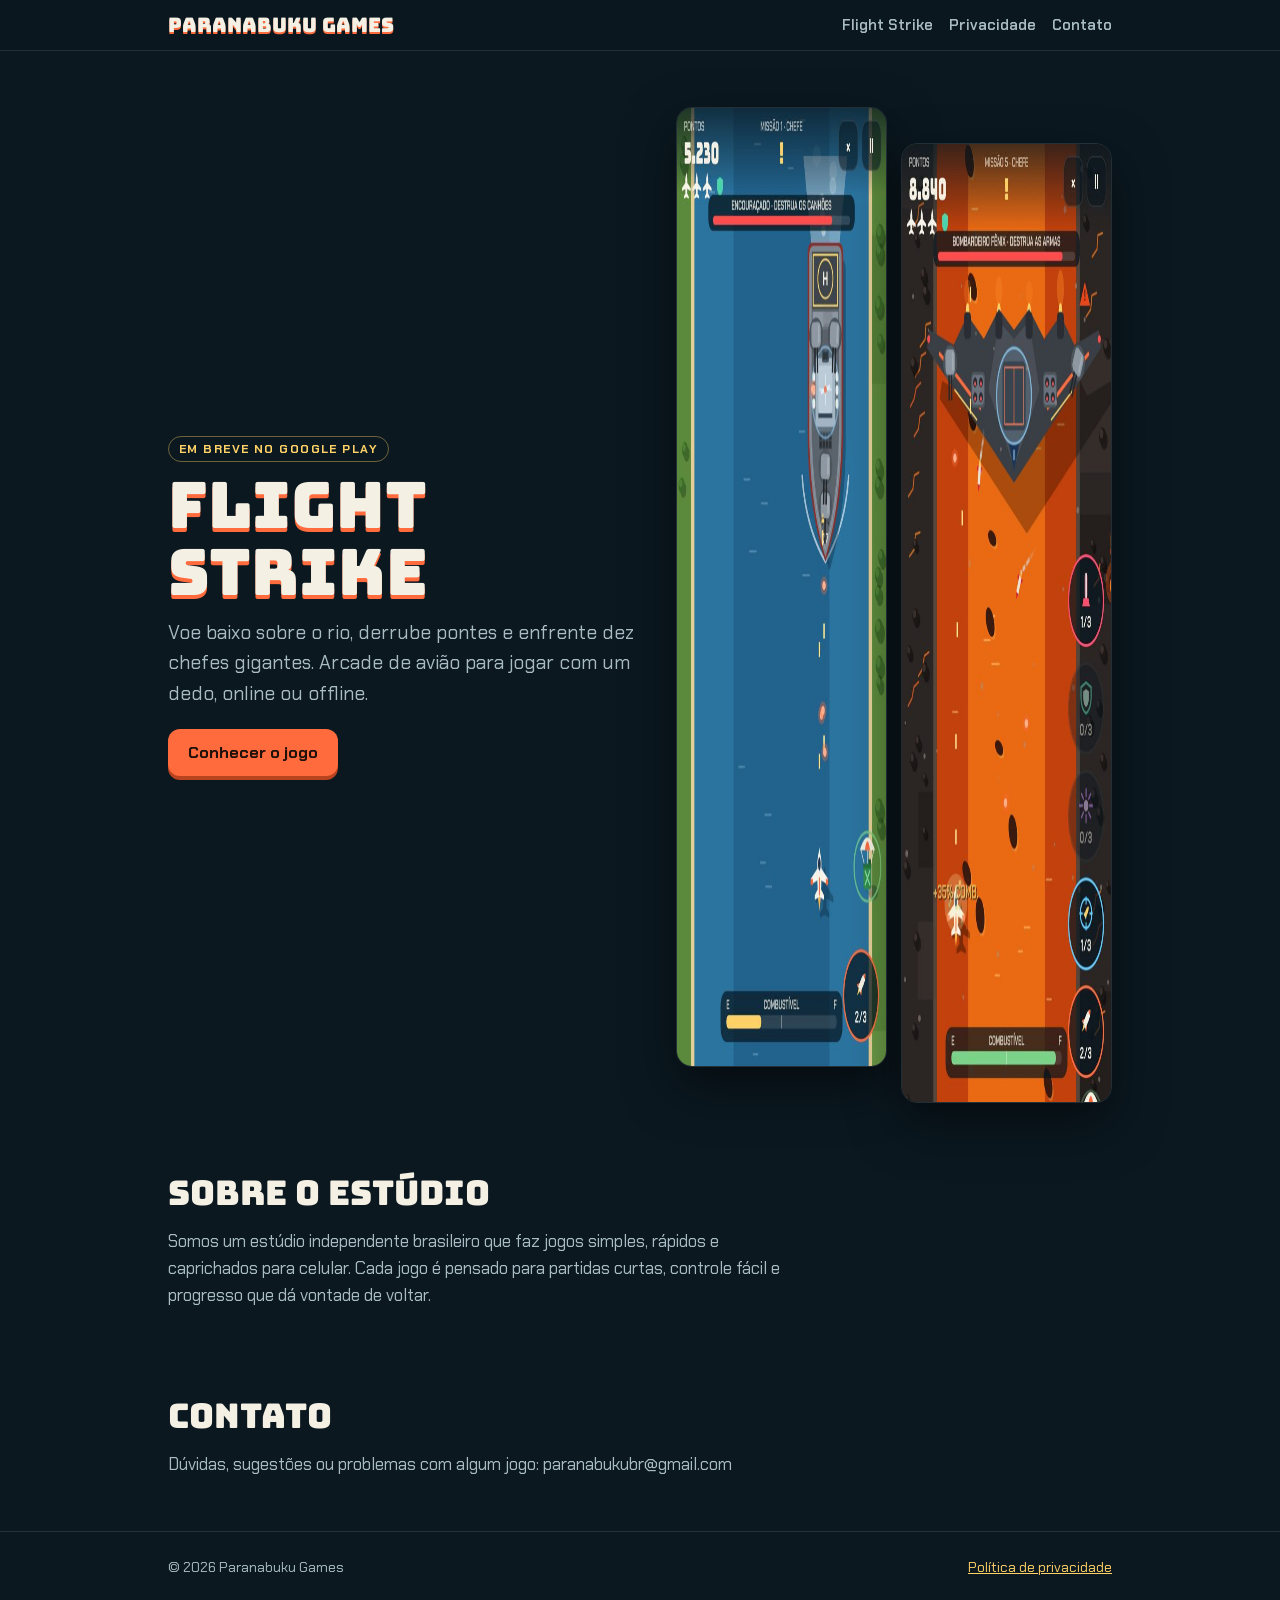
<file: index.html>
<!doctype html>
<html lang="pt-BR">
<head>
<meta charset="utf-8">
<meta name="viewport" content="width=device-width, initial-scale=1, viewport-fit=cover">
<title>Paranabuku Games</title>
<meta name="description" content="Paranabuku Games — jogos arcade para celular. Conheça Flight Strike.">
<link rel="icon" href="img/favicon.png">
<link rel="preconnect" href="https://fonts.googleapis.com"><link rel="preconnect" href="https://fonts.gstatic.com" crossorigin>
<link rel="stylesheet" href="https://fonts.googleapis.com/css2?family=Bungee&family=Chakra+Petch:wght@400;600;700&display=swap">
<link rel="stylesheet" href="style.css">
</head>
<body>
<header><div class="wrap">
  <a class="brand" href="./">Paranabuku Games</a>
  <nav><a href="flight-strike/">Flight Strike</a><a href="privacidade/">Privacidade</a><a href="#contato">Contato</a></nav>
</div></header>

<main class="wrap">
  <div class="hero">
    <div>
      <span class="soon">Em breve no Google Play</span>
      <h1>Flight Strike</h1>
      <p>Voe baixo sobre o rio, derrube pontes e enfrente dez chefes gigantes. Arcade de avião para jogar com um dedo, online ou offline.</p>
      <div class="row"><a class="btn" href="flight-strike/">Conhecer o jogo</a></div>
    </div>
    <div class="duo">
      <img src="img/02_chefe_encouracado.jpg" alt="Flight Strike: avião enfrentando o chefe Encouraçado no rio" width="540" height="960">
      <img src="img/04_chefe_bombardeiro.jpg" alt="Flight Strike: chefe Bombardeiro Fênix sobre um rio de lava" width="540" height="960">
    </div>
  </div>

  <section>
    <h2>Sobre o estúdio</h2>
    <p class="note" style="max-width:62ch;font-size:17px">Somos um estúdio independente brasileiro que faz jogos simples, rápidos e caprichados para celular. Cada jogo é pensado para partidas curtas, controle fácil e progresso que dá vontade de voltar.</p>
  </section>

  <section id="contato">
    <h2>Contato</h2>
    <p class="note" style="font-size:17px">Dúvidas, sugestões ou problemas com algum jogo: <span id="mail">paranabukubr@gmail.com</span></p>
  </section>
</main>

<footer><div class="wrap"><span>© 2026 Paranabuku Games</span><a href="privacidade/">Política de privacidade</a></div></footer>
</body>
</html>
</file>
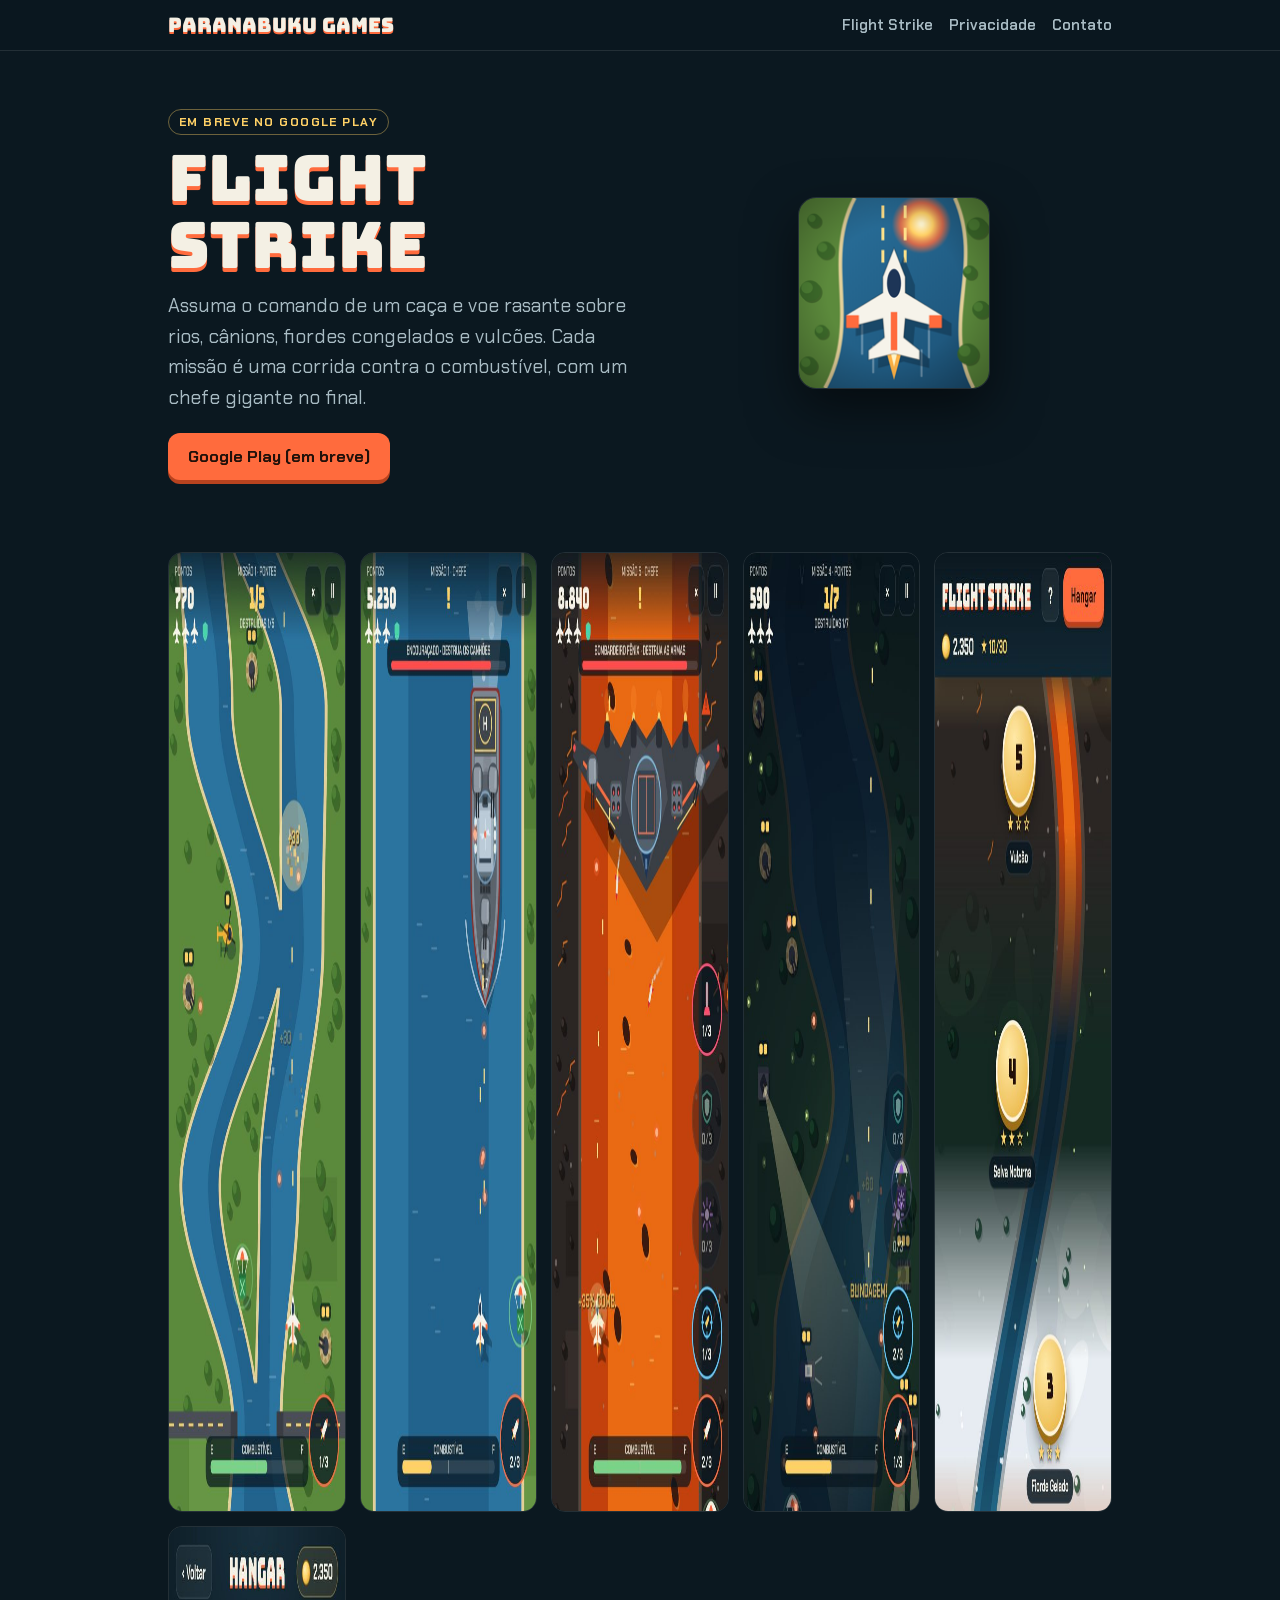
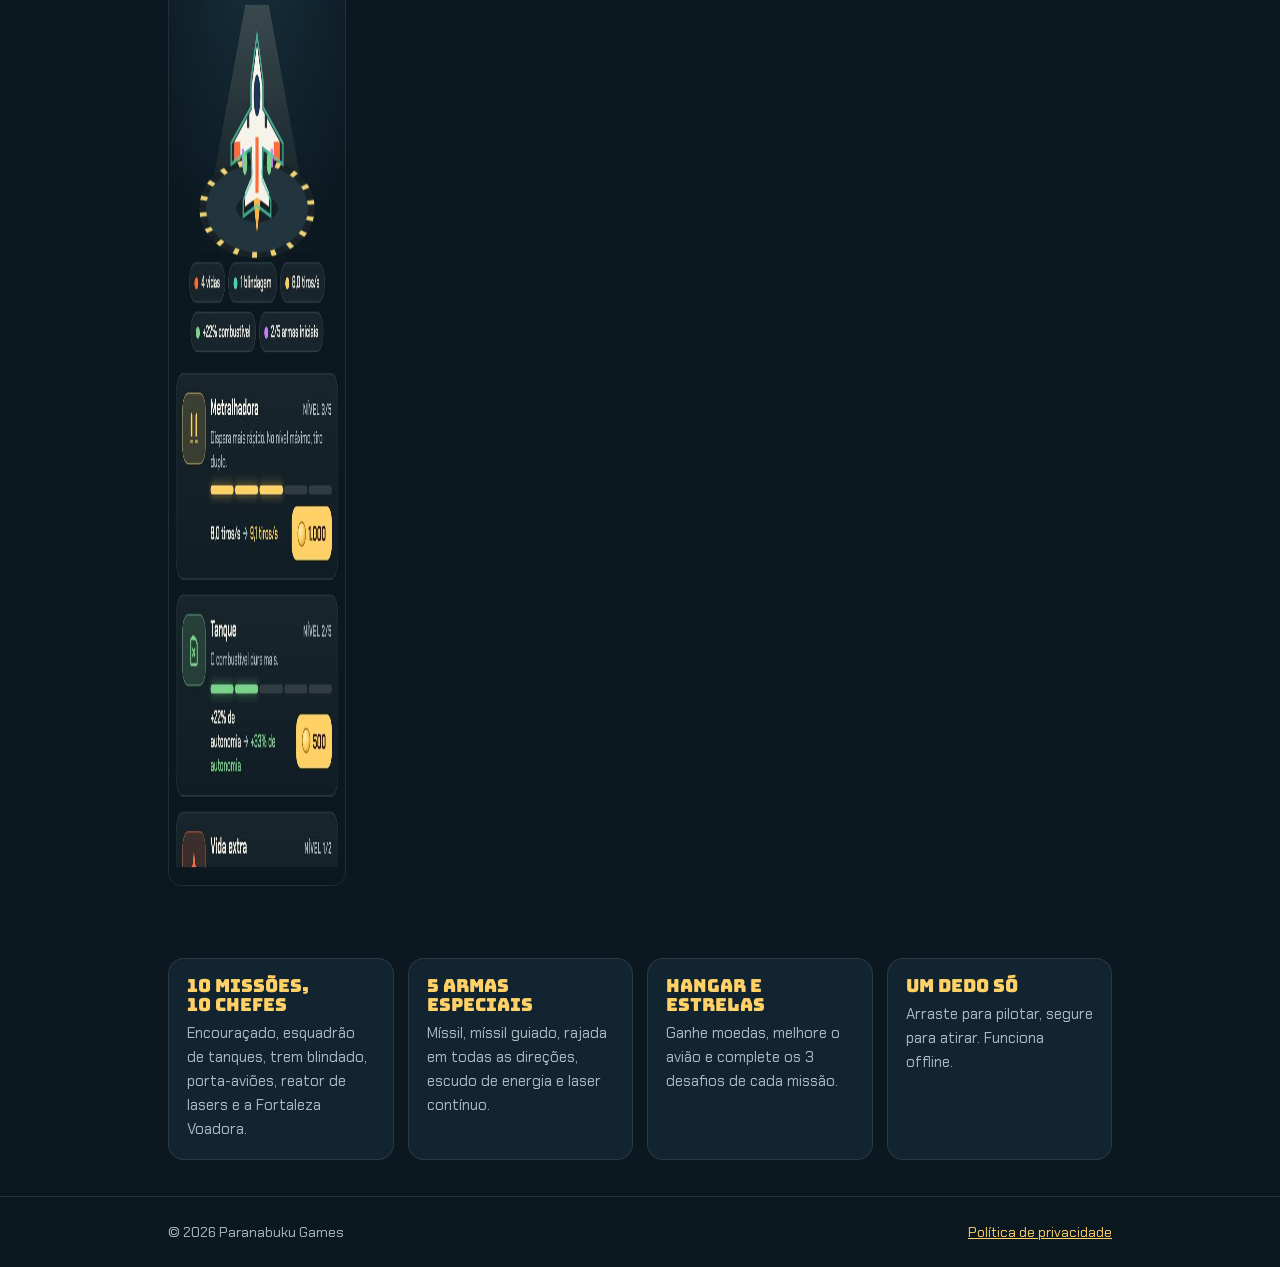
<file: flight-strike/index.html>
<!doctype html>
<html lang="pt-BR">
<head>
<meta charset="utf-8">
<meta name="viewport" content="width=device-width, initial-scale=1, viewport-fit=cover">
<title>Flight Strike</title>
<meta name="description" content="Flight Strike: voe baixo, derrube pontes e enfrente chefes gigantes. 10 missões, 5 armas especiais, hangar de melhorias.">
<link rel="icon" href="../img/favicon.png">
<link rel="preconnect" href="https://fonts.googleapis.com"><link rel="preconnect" href="https://fonts.gstatic.com" crossorigin>
<link rel="stylesheet" href="https://fonts.googleapis.com/css2?family=Bungee&family=Chakra+Petch:wght@400;600;700&display=swap">
<link rel="stylesheet" href="../style.css">
</head>
<body>
<header><div class="wrap">
  <a class="brand" href="../">Paranabuku Games</a>
  <nav><a href="../flight-strike/">Flight Strike</a><a href="../privacidade/">Privacidade</a><a href="../#contato">Contato</a></nav>
</div></header>

<main class="wrap">
  <div class="hero">
    <div>
      <span class="soon">Em breve no Google Play</span>
      <h1>Flight Strike</h1>
      <p>Assuma o comando de um caça e voe rasante sobre rios, cânions, fiordes congelados e vulcões. Cada missão é uma corrida contra o combustível, com um chefe gigante no final.</p>
      <div class="row"><a class="btn" id="playLink" href="#" aria-disabled="true">Google Play (em breve)</a></div>
    </div>
    <img src="../img/icon-192.png" alt="Ícone do Flight Strike" width="192" height="192" style="max-width:192px;justify-self:center">
  </div>

  <section>
    <div class="grid">
      <img src="../img/01_missao1.jpg" alt="Missão Rio Verde com helicópteros e artilharia" width="540" height="960" loading="lazy">
      <img src="../img/02_chefe_encouracado.jpg" alt="Chefe Encouraçado no rio" width="540" height="960" loading="lazy">
      <img src="../img/04_chefe_bombardeiro.jpg" alt="Chefe Bombardeiro Fênix sobre rio de lava" width="540" height="960" loading="lazy">
      <img src="../img/03_selva_noturna.jpg" alt="Missão noturna na selva com holofotes" width="540" height="960" loading="lazy">
      <img src="../img/05_mapa.jpg" alt="Mapa de missões" width="540" height="960" loading="lazy">
      <img src="../img/06_hangar.jpg" alt="Hangar de melhorias" width="540" height="960" loading="lazy">
    </div>
  </section>

  <section>
    <div class="cards">
      <div class="card"><h3>10 missões, 10 chefes</h3><p>Encouraçado, esquadrão de tanques, trem blindado, porta-aviões, reator de lasers e a Fortaleza Voadora.</p></div>
      <div class="card"><h3>5 armas especiais</h3><p>Míssil, míssil guiado, rajada em todas as direções, escudo de energia e laser contínuo.</p></div>
      <div class="card"><h3>Hangar e estrelas</h3><p>Ganhe moedas, melhore o avião e complete os 3 desafios de cada missão.</p></div>
      <div class="card"><h3>Um dedo só</h3><p>Arraste para pilotar, segure para atirar. Funciona offline.</p></div>
    </div>
  </section>
</main>

<footer><div class="wrap"><span>© 2026 Paranabuku Games</span><a href="../privacidade/">Política de privacidade</a></div></footer>
</body>
</html>
</file>
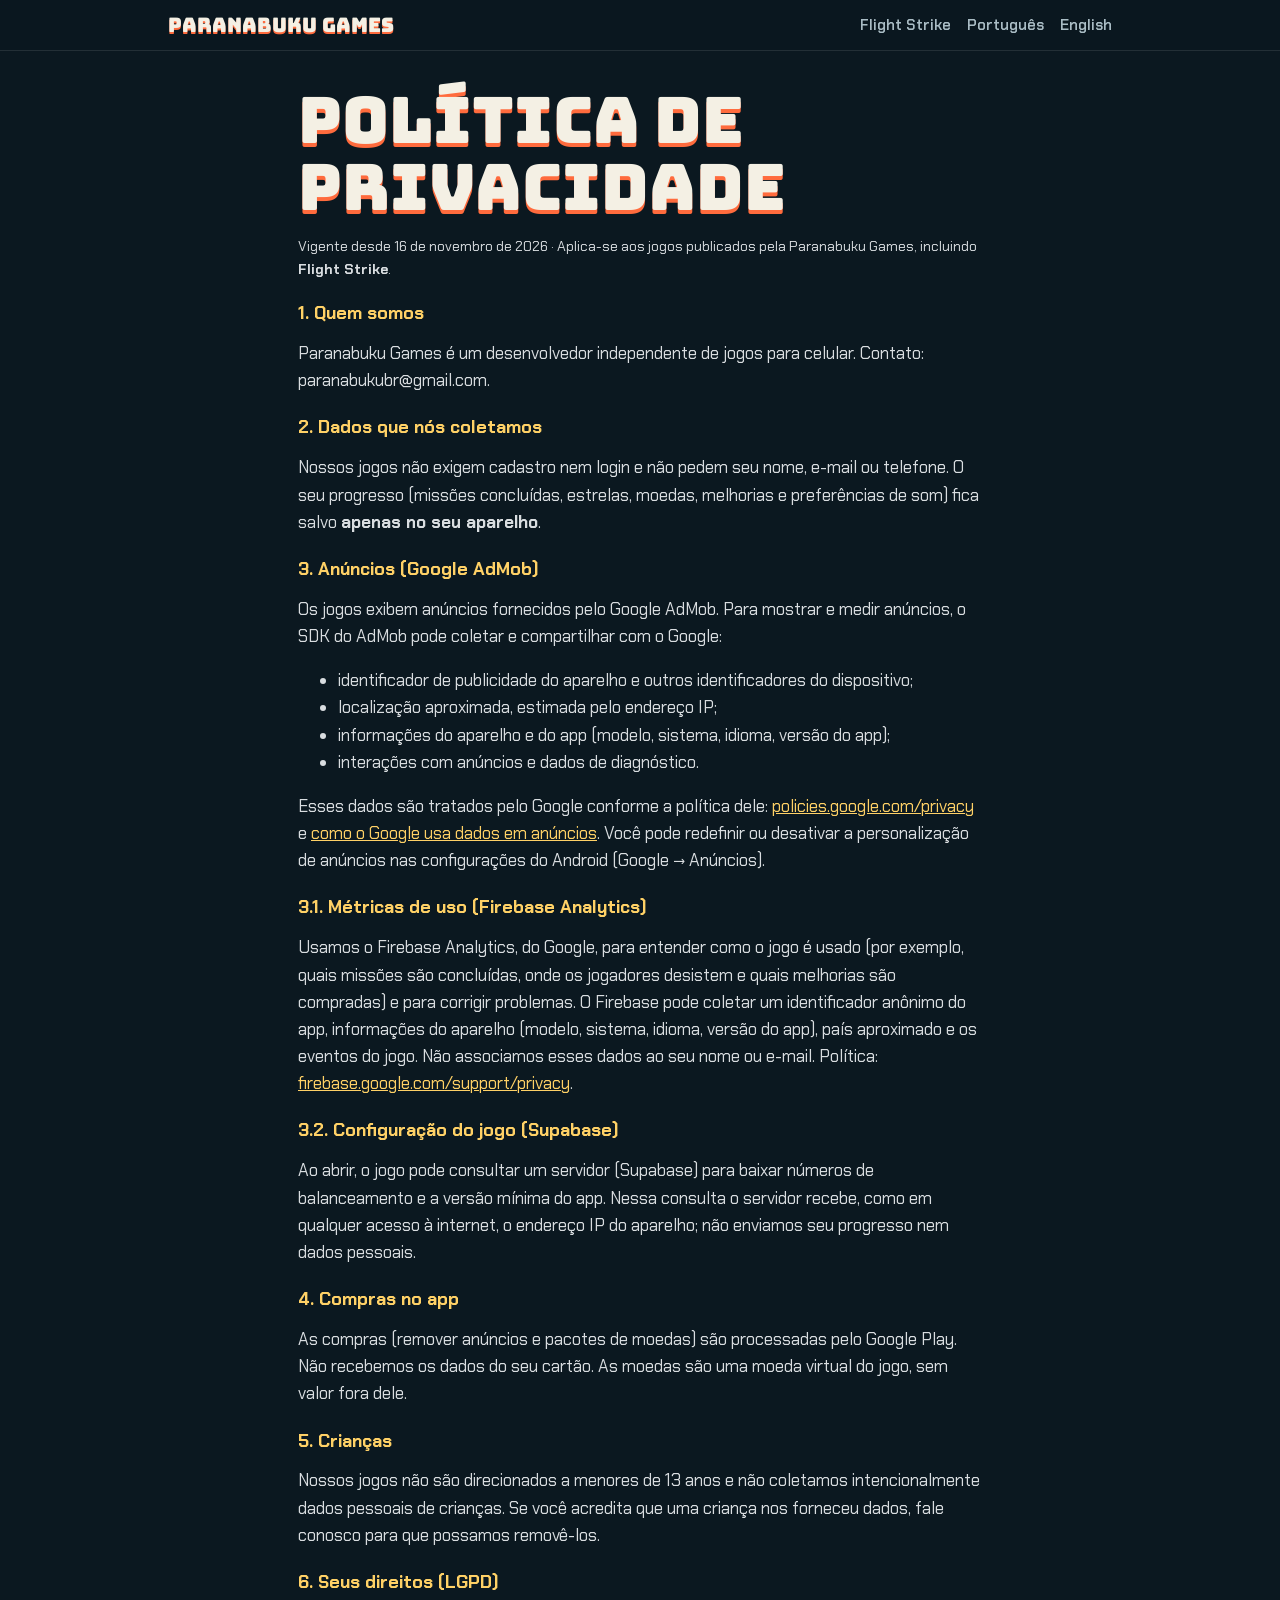
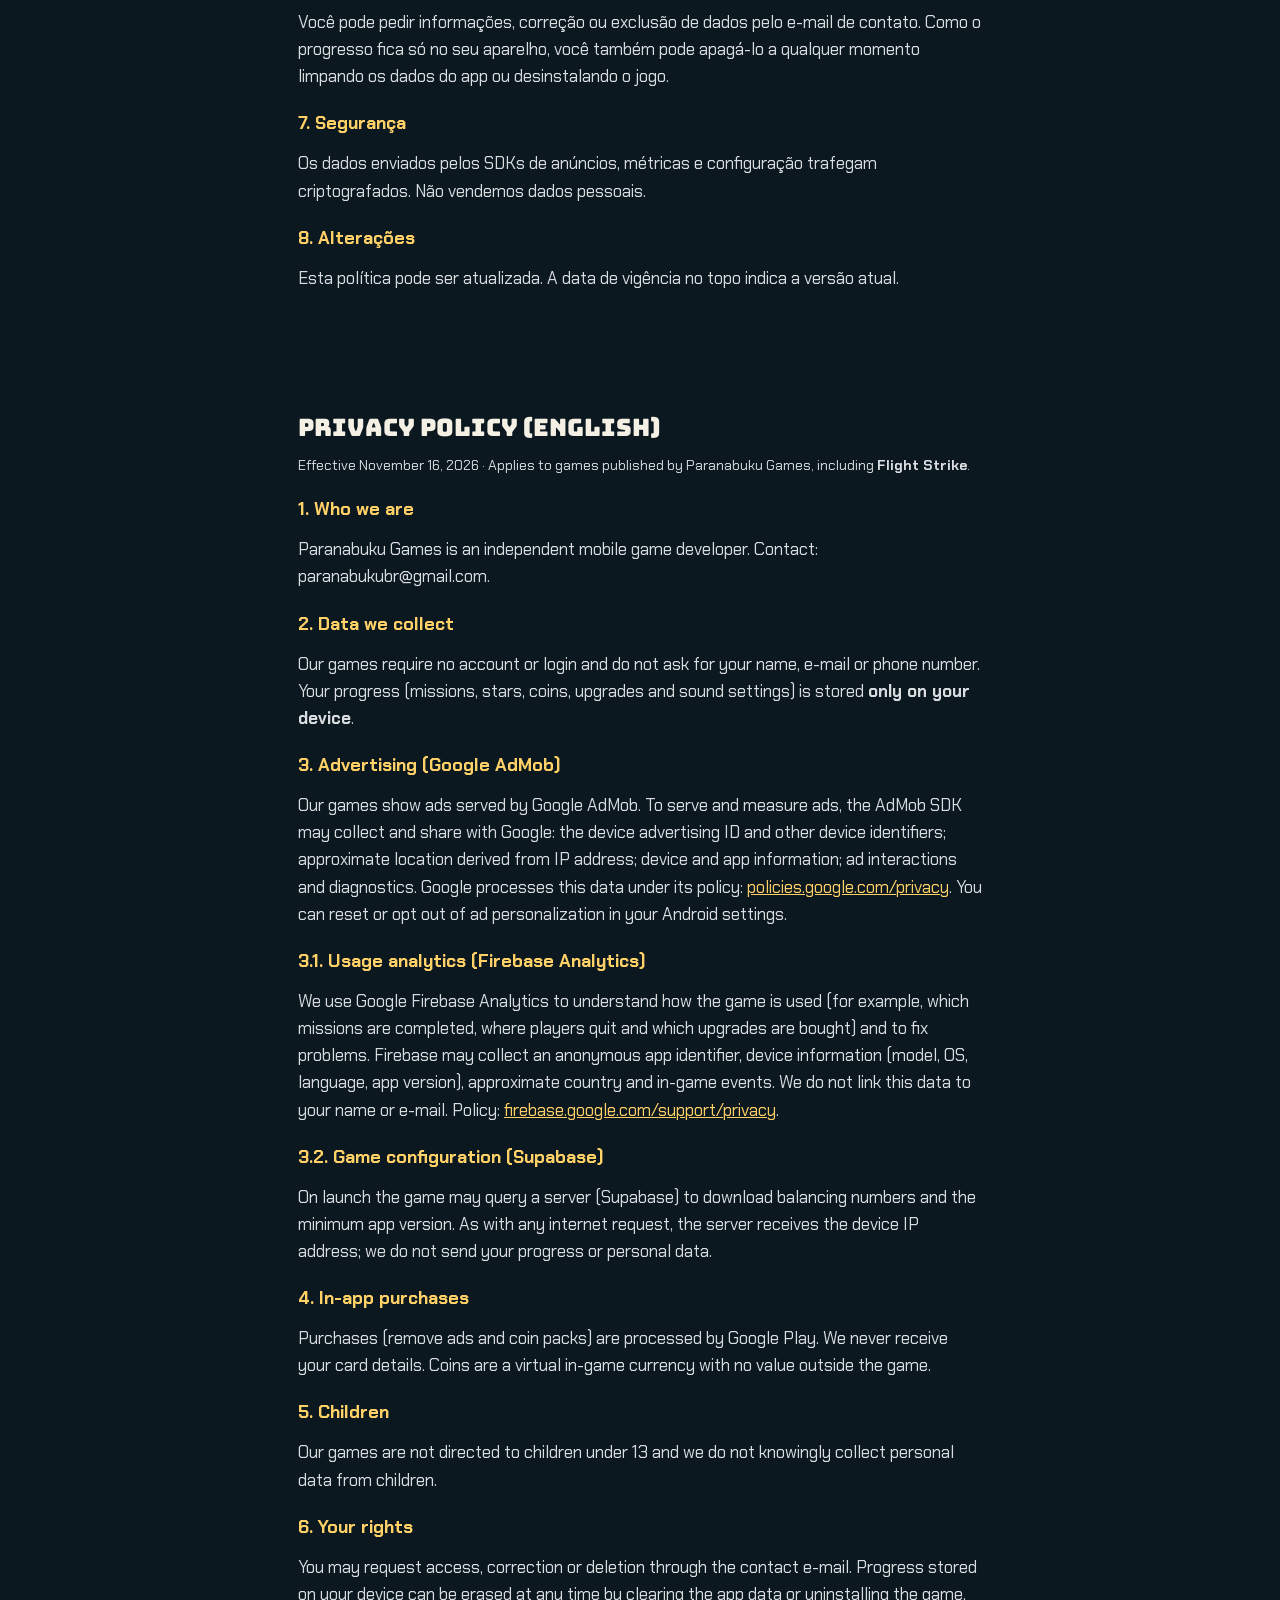
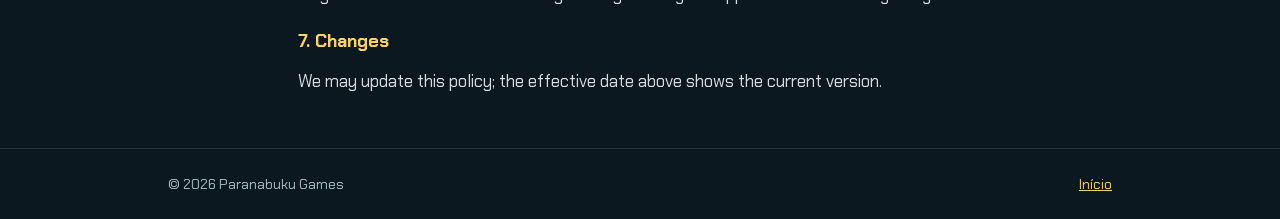
<file: privacidade/index.html>
<!doctype html>
<html lang="pt-BR">
<head>
<meta charset="utf-8">
<meta name="viewport" content="width=device-width, initial-scale=1, viewport-fit=cover">
<title>Política de Privacidade — Paranabuku Games</title>
<meta name="description" content="Política de privacidade dos jogos da Paranabuku Games, incluindo Flight Strike.">
<link rel="icon" href="../img/favicon.png">
<link rel="preconnect" href="https://fonts.googleapis.com"><link rel="preconnect" href="https://fonts.gstatic.com" crossorigin>
<link rel="stylesheet" href="https://fonts.googleapis.com/css2?family=Bungee&family=Chakra+Petch:wght@400;600;700&display=swap">
<link rel="stylesheet" href="../style.css">
</head>
<body>
<header><div class="wrap">
  <a class="brand" href="../">Paranabuku Games</a>
  <nav><a href="../flight-strike/">Flight Strike</a><a href="#pt">Português</a><a href="#en">English</a></nav>
</div></header>

<main class="wrap legal">
  <section id="pt">
    <h1>Política de Privacidade</h1>
    <p class="note">Vigente desde 16 de novembro de 2026 · Aplica-se aos jogos publicados pela Paranabuku Games, incluindo <strong>Flight Strike</strong>.</p>

    <h3>1. Quem somos</h3>
    <p>Paranabuku Games é um desenvolvedor independente de jogos para celular. Contato: <span>paranabukubr@gmail.com</span>.</p>

    <h3>2. Dados que nós coletamos</h3>
    <p>Nossos jogos não exigem cadastro nem login e não pedem seu nome, e-mail ou telefone. O seu progresso (missões concluídas, estrelas, moedas, melhorias e preferências de som) fica salvo <strong>apenas no seu aparelho</strong>.</p>

    <h3>3. Anúncios (Google AdMob)</h3>
    <p>Os jogos exibem anúncios fornecidos pelo Google AdMob. Para mostrar e medir anúncios, o SDK do AdMob pode coletar e compartilhar com o Google:</p>
    <ul>
      <li>identificador de publicidade do aparelho e outros identificadores do dispositivo;</li>
      <li>localização aproximada, estimada pelo endereço IP;</li>
      <li>informações do aparelho e do app (modelo, sistema, idioma, versão do app);</li>
      <li>interações com anúncios e dados de diagnóstico.</li>
    </ul>
    <p>Esses dados são tratados pelo Google conforme a política dele: <a href="https://policies.google.com/privacy" rel="noopener">policies.google.com/privacy</a> e <a href="https://policies.google.com/technologies/ads" rel="noopener">como o Google usa dados em anúncios</a>. Você pode redefinir ou desativar a personalização de anúncios nas configurações do Android (Google → Anúncios).</p>

    <h3>3.1. Métricas de uso (Firebase Analytics)</h3>
    <p>Usamos o Firebase Analytics, do Google, para entender como o jogo é usado (por exemplo, quais missões são concluídas, onde os jogadores desistem e quais melhorias são compradas) e para corrigir problemas. O Firebase pode coletar um identificador anônimo do app, informações do aparelho (modelo, sistema, idioma, versão do app), país aproximado e os eventos do jogo. Não associamos esses dados ao seu nome ou e-mail. Política: <a href="https://firebase.google.com/support/privacy" rel="noopener">firebase.google.com/support/privacy</a>.</p>

    <h3>3.2. Configuração do jogo (Supabase)</h3>
    <p>Ao abrir, o jogo pode consultar um servidor (Supabase) para baixar números de balanceamento e a versão mínima do app. Nessa consulta o servidor recebe, como em qualquer acesso à internet, o endereço IP do aparelho; não enviamos seu progresso nem dados pessoais.</p>

    <h3>4. Compras no app</h3>
    <p>As compras (remover anúncios e pacotes de moedas) são processadas pelo Google Play. Não recebemos os dados do seu cartão. As moedas são uma moeda virtual do jogo, sem valor fora dele.</p>

    <h3>5. Crianças</h3>
    <p>Nossos jogos não são direcionados a menores de 13 anos e não coletamos intencionalmente dados pessoais de crianças. Se você acredita que uma criança nos forneceu dados, fale conosco para que possamos removê-los.</p>

    <h3>6. Seus direitos (LGPD)</h3>
    <p>Você pode pedir informações, correção ou exclusão de dados pelo e-mail de contato. Como o progresso fica só no seu aparelho, você também pode apagá-lo a qualquer momento limpando os dados do app ou desinstalando o jogo.</p>

    <h3>7. Segurança</h3>
    <p>Os dados enviados pelos SDKs de anúncios, métricas e configuração trafegam criptografados. Não vendemos dados pessoais.</p>

    <h3>8. Alterações</h3>
    <p>Esta política pode ser atualizada. A data de vigência no topo indica a versão atual.</p>
  </section>

  <section id="en">
    <h2>Privacy Policy (English)</h2>
    <p class="note">Effective November 16, 2026 · Applies to games published by Paranabuku Games, including <strong>Flight Strike</strong>.</p>
    <h3>1. Who we are</h3>
    <p>Paranabuku Games is an independent mobile game developer. Contact: <span>paranabukubr@gmail.com</span>.</p>
    <h3>2. Data we collect</h3>
    <p>Our games require no account or login and do not ask for your name, e-mail or phone number. Your progress (missions, stars, coins, upgrades and sound settings) is stored <strong>only on your device</strong>.</p>
    <h3>3. Advertising (Google AdMob)</h3>
    <p>Our games show ads served by Google AdMob. To serve and measure ads, the AdMob SDK may collect and share with Google: the device advertising ID and other device identifiers; approximate location derived from IP address; device and app information; ad interactions and diagnostics. Google processes this data under its policy: <a href="https://policies.google.com/privacy" rel="noopener">policies.google.com/privacy</a>. You can reset or opt out of ad personalization in your Android settings.</p>
    <h3>3.1. Usage analytics (Firebase Analytics)</h3>
    <p>We use Google Firebase Analytics to understand how the game is used (for example, which missions are completed, where players quit and which upgrades are bought) and to fix problems. Firebase may collect an anonymous app identifier, device information (model, OS, language, app version), approximate country and in-game events. We do not link this data to your name or e-mail. Policy: <a href="https://firebase.google.com/support/privacy" rel="noopener">firebase.google.com/support/privacy</a>.</p>
    <h3>3.2. Game configuration (Supabase)</h3>
    <p>On launch the game may query a server (Supabase) to download balancing numbers and the minimum app version. As with any internet request, the server receives the device IP address; we do not send your progress or personal data.</p>
    <h3>4. In-app purchases</h3>
    <p>Purchases (remove ads and coin packs) are processed by Google Play. We never receive your card details. Coins are a virtual in-game currency with no value outside the game.</p>
    <h3>5. Children</h3>
    <p>Our games are not directed to children under 13 and we do not knowingly collect personal data from children.</p>
    <h3>6. Your rights</h3>
    <p>You may request access, correction or deletion through the contact e-mail. Progress stored on your device can be erased at any time by clearing the app data or uninstalling the game.</p>
    <h3>7. Changes</h3>
    <p>We may update this policy; the effective date above shows the current version.</p>
  </section>
</main>

<footer><div class="wrap"><span>© 2026 Paranabuku Games</span><a href="../">Início</a></div></footer>
</body>
</html>
</file>
<file: style.css>
/* Paranabuku Games — site do estúdio. Tema escuro do Flight Strike. */
:root{
  --ink:#0b1820; --panel:#11242f; --text:#f4f0e4; --muted:#a9bcc4; --accent:#ff6b3d; --gold:#ffd166; --line:rgba(255,255,255,.1);
  --display:"Bungee","Arial Black",Impact,sans-serif; --ui:"Chakra Petch","Trebuchet MS",system-ui,sans-serif;
  color-scheme:dark;
}
*{box-sizing:border-box}
body{margin:0;background:var(--ink);color:var(--text);font:400 17px/1.6 var(--ui)}
a{color:var(--gold)}
a:focus-visible,.btn:focus-visible{outline:2px solid var(--gold);outline-offset:3px}
.wrap{max-width:980px;margin:0 auto;padding-left:max(18px,env(safe-area-inset-left,0px));padding-right:max(18px,env(safe-area-inset-right,0px))}
header{border-bottom:1px solid var(--line);background:rgba(11,24,32,.92);position:sticky;top:0;z-index:5;backdrop-filter:blur(6px)}
header .wrap{display:flex;align-items:center;justify-content:space-between;gap:12px;padding-block:12px}
.brand{font:400 20px var(--display);color:var(--text);text-decoration:none;text-shadow:0 2px 0 var(--accent);white-space:nowrap}
nav{display:flex;gap:16px;flex-wrap:wrap;font-weight:600;font-size:15px}
nav a{color:var(--muted);text-decoration:none}
nav a:hover{color:var(--text)}
h1,h2,h3{font-family:var(--display);font-weight:400;line-height:1.05;text-wrap:balance}
h1{font-size:clamp(36px,7vw,64px);margin:0 0 12px;text-shadow:0 4px 0 var(--accent)}
h2{font-size:clamp(24px,4vw,34px);margin:0 0 10px}
.hero{padding-block:56px 36px;display:grid;gap:28px;grid-template-columns:1.1fr 1fr;align-items:center}
.hero p{color:var(--muted);font-size:19px;max-width:48ch;margin:0 0 20px}
.hero img{width:100%;border-radius:18px;box-shadow:0 20px 50px rgba(0,0,0,.5);border:1px solid var(--line)}
.btn{display:inline-flex;align-items:center;gap:8px;background:var(--accent);color:#22110a;text-decoration:none;font:700 16px var(--ui);padding:13px 20px;border-radius:12px;box-shadow:0 4px 0 #b8431f}
.btn.ghost{background:transparent;color:var(--text);border:1px solid var(--line);box-shadow:none}
.row{display:flex;gap:12px;flex-wrap:wrap}
section{padding-block:36px}
.grid{display:grid;gap:14px;grid-template-columns:repeat(auto-fill,minmax(150px,1fr))}
.grid img{width:100%;border-radius:14px;border:1px solid var(--line);display:block}
.cards{display:grid;gap:14px;grid-template-columns:repeat(auto-fit,minmax(220px,1fr))}
.card{background:var(--panel);border:1px solid var(--line);border-radius:16px;padding:18px}
.card h3{font-size:18px;margin:0 0 6px;color:var(--gold)}
.card p{margin:0;color:var(--muted);font-size:15px}
.legal{max-width:72ch}
.legal h2{font-size:24px;margin-top:34px}
.legal h3{font-family:var(--ui);font-weight:700;font-size:18px;margin:24px 0 6px;color:var(--gold)}
.legal p,.legal li{color:#d9dde0}
.note{font-size:14px;color:var(--muted)}
footer{border-top:1px solid var(--line);padding-block:24px;color:var(--muted);font-size:14px}
footer .wrap{display:flex;justify-content:space-between;gap:12px;flex-wrap:wrap}
.soon{display:inline-block;font:700 12px var(--ui);letter-spacing:.12em;text-transform:uppercase;color:var(--gold);border:1px solid rgba(255,209,102,.4);padding:4px 10px;border-radius:99px;margin-bottom:10px}
.duo{display:grid;grid-template-columns:1fr 1fr;gap:14px}
.duo img{border-radius:16px}
.duo img:last-child{margin-top:36px}
@media (max-width:760px){.hero{grid-template-columns:1fr;padding-block:32px 16px}}
@media (max-width:540px){header .wrap{flex-direction:column;align-items:flex-start;gap:6px}nav{gap:14px}}
</file>
